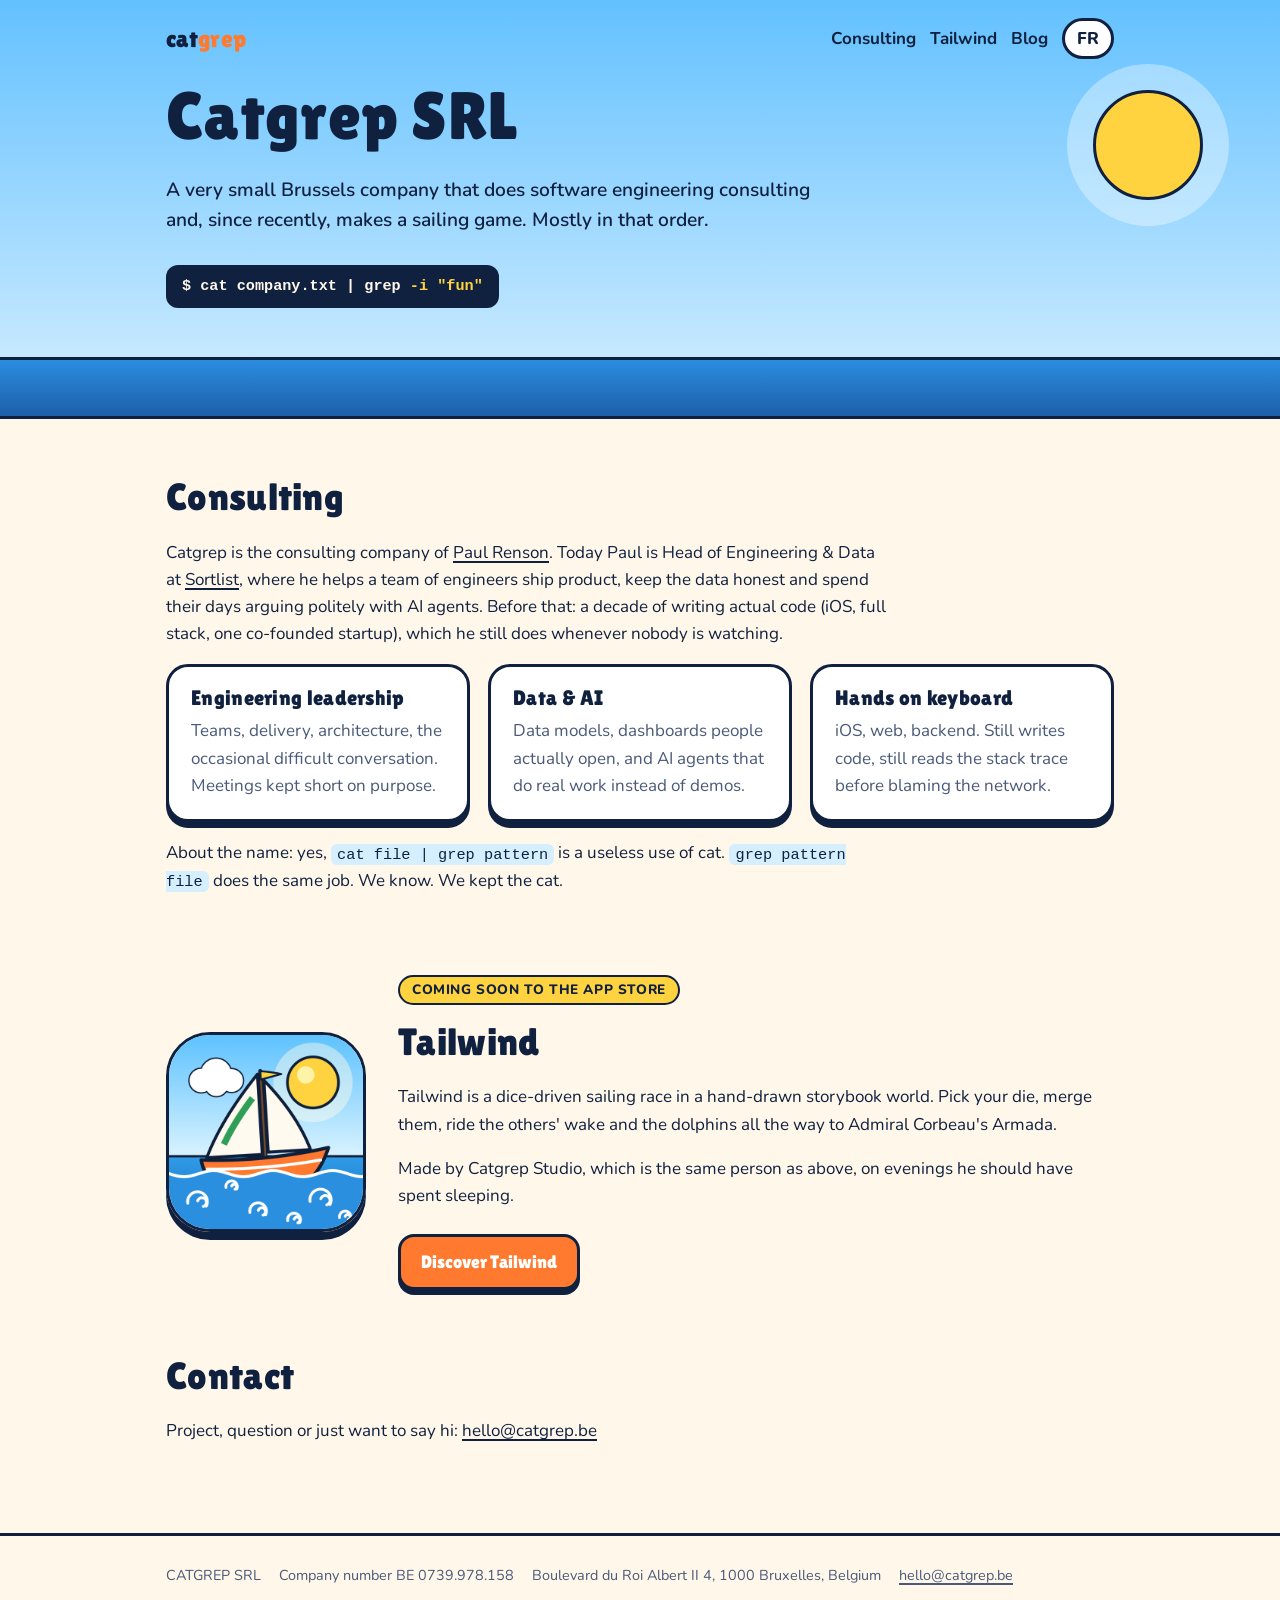
<file: index.html>
<!doctype html>
<html lang="en">
<head>
  <meta charset="utf-8">
  <meta name="viewport" content="width=device-width, initial-scale=1">
  <title>Catgrep SRL</title>
  <meta name="description" content="Catgrep SRL: software engineering consulting in Brussels, and the studio behind Tailwind, a dice-driven sailing race for iPhone.">
  <link rel="apple-touch-icon" href="assets/catgrep-touch-icon.png">
  <link rel="icon" type="image/png" sizes="48x48" href="assets/catgrep-favicon.png">
  <link rel="icon" type="image/png" sizes="192x192" href="assets/catgrep-icon-192.png">
  <meta property="og:type" content="website">
  <meta property="og:url" content="https://catgrep.be/">
  <meta property="og:title" content="Catgrep SRL">
  <meta property="og:description" content="Software engineering consulting in Brussels, and a sailing game called Tailwind.">
  <meta property="og:image" content="https://catgrep.be/assets/og-catgrep.jpg">
  <meta property="og:image:width" content="1200">
  <meta property="og:image:height" content="630">
  <meta name="twitter:card" content="summary_large_image">
  <link rel="preconnect" href="https://fonts.googleapis.com">
  <link rel="preconnect" href="https://fonts.gstatic.com" crossorigin>
  <link href="https://fonts.googleapis.com/css2?family=Lilita+One&family=Nunito:wght@400;600;700;800&display=swap" rel="stylesheet">
  <link rel="stylesheet" href="assets/site.css">
  <script src="assets/lang.js"></script>
</head>
<body>
  <header class="hero">
    <div class="sun" aria-hidden="true"></div>
    <div class="wrap">
      <div class="top">
        <a class="brand" href="./">cat<span>grep</span></a>
        <nav>
          <a href="#consulting"><span class="en">Consulting</span><span class="fr">Conseil</span></a>
          <a href="tailwind/">Tailwind</a>
          <a href="https://renson.me">Blog</a>
          <button class="lang" type="button" aria-label="Language">FR</button>
        </nav>
      </div>
      <h1>Catgrep SRL</h1>
      <p class="lead">
        <span class="en">A very small Brussels company that does software engineering consulting and, since recently, makes a sailing game. Mostly in that order.</span>
        <span class="fr">Une toute petite société bruxelloise qui fait du conseil en ingénierie logicielle et, depuis peu, un jeu de voile. Plutôt dans cet ordre-là.</span>
      </p>
      <div class="terminal">$ cat company.txt | grep <b>-i "fun"</b></div>
    </div>
  </header>

  <main class="wrap">
    <section id="consulting">
      <h2><span class="en">Consulting</span><span class="fr">Conseil</span></h2>
      <p class="prose">
        <span class="en">Catgrep is the consulting company of <a href="https://www.linkedin.com/in/paulrenson/">Paul Renson</a>. Today Paul is Head of Engineering &amp; Data at <a href="https://www.sortlist.com">Sortlist</a>, where he helps a team of engineers ship product, keep the data honest and spend their days arguing politely with AI agents. Before that: a decade of writing actual code (iOS, full stack, one co-founded startup), which he still does whenever nobody is watching.</span>
        <span class="fr">Catgrep, c'est la société de conseil de <a href="https://www.linkedin.com/in/paulrenson/">Paul Renson</a>. Aujourd'hui, Paul est Head of Engineering &amp; Data chez <a href="https://www.sortlist.be">Sortlist</a>, où il aide une équipe d'ingénieurs à livrer du produit, à garder des données honnêtes et à passer leurs journées à discuter poliment avec des agents IA. Avant ça&nbsp;: une dizaine d'années à écrire du vrai code (iOS, full stack, une startup cofondée), ce qu'il fait encore dès que personne ne regarde.</span>
      </p>
      <div class="cards">
        <div class="card">
          <h3><span class="en">Engineering leadership</span><span class="fr">Direction technique</span></h3>
          <p><span class="en">Teams, delivery, architecture, the occasional difficult conversation. Meetings kept short on purpose.</span><span class="fr">Équipes, delivery, architecture, et parfois une conversation difficile. Réunions courtes, exprès.</span></p>
        </div>
        <div class="card">
          <h3><span class="en">Data &amp; AI</span><span class="fr">Data &amp; IA</span></h3>
          <p><span class="en">Data models, dashboards people actually open, and AI agents that do real work instead of demos.</span><span class="fr">Modèles de données, dashboards que les gens ouvrent vraiment, et agents IA qui travaillent pour de vrai, pas juste en démo.</span></p>
        </div>
        <div class="card">
          <h3><span class="en">Hands on keyboard</span><span class="fr">Les mains dans le code</span></h3>
          <p><span class="en">iOS, web, backend. Still writes code, still reads the stack trace before blaming the network.</span><span class="fr">iOS, web, backend. Écrit toujours du code, lit toujours la stack trace avant d'accuser le réseau.</span></p>
        </div>
      </div>
      <p class="prose">
        <span class="en">About the name: yes, <code>cat file | grep pattern</code> is a useless use of cat. <code>grep pattern file</code> does the same job. We know. We kept the cat.</span>
        <span class="fr">Pour le nom&nbsp;: oui, <code>cat fichier | grep motif</code> est un usage inutile de cat. <code>grep motif fichier</code> fait la même chose. On sait. On a gardé le chat.</span>
      </p>
    </section>

    <section id="tailwind">
      <div class="split">
        <img src="assets/tailwind-icon.png" alt="Tailwind app icon" width="512" height="512">
        <div>
          <span class="pill"><span class="en">Coming soon to the App Store</span><span class="fr">Bientôt sur l'App Store</span></span>
          <h2 style="margin-top:.4em">Tailwind</h2>
          <p>
            <span class="en">Tailwind is a dice-driven sailing race in a hand-drawn storybook world. Pick your die, merge them, ride the others' wake and the dolphins all the way to Admiral Corbeau's Armada.</span>
            <span class="fr">Tailwind est une course de voiliers aux dés, façon carnet de bord dessiné à la main. Choisis ton dé, fusionne-les, prends le sillage des autres et file avec les dauphins jusqu'à l'Armada de l'Amiral Corbeau.</span>
          </p>
          <p>
            <span class="en">Made by Catgrep Studio, which is the same person as above, on evenings he should have spent sleeping.</span>
            <span class="fr">Fait par Catgrep Studio, c'est-à-dire la même personne qu'au-dessus, les soirs où il aurait dû dormir.</span>
          </p>
          <a class="btn" href="tailwind/"><span class="en">Discover Tailwind</span><span class="fr">Découvrir Tailwind</span></a>
        </div>
      </div>
    </section>

    <section id="contact">
      <h2>Contact</h2>
      <p>
        <span class="en">Project, question or just want to say hi: </span><span class="fr">Un projet, une question ou juste envie de dire bonjour&nbsp;: </span><a href="mailto:hello@catgrep.be">hello@catgrep.be</a>
      </p>
    </section>
  </main>

  <footer>
    <div class="wrap legal">
      <span>CATGREP SRL</span>
      <span><span class="en">Company number</span><span class="fr">BCE / TVA</span> BE 0739.978.158</span>
      <span>Boulevard du Roi Albert II 4, 1000 Bruxelles, <span class="en">Belgium</span><span class="fr">Belgique</span></span>
      <a href="mailto:hello@catgrep.be">hello@catgrep.be</a>
    </div>
  </footer>
</body>
</html>
</file>
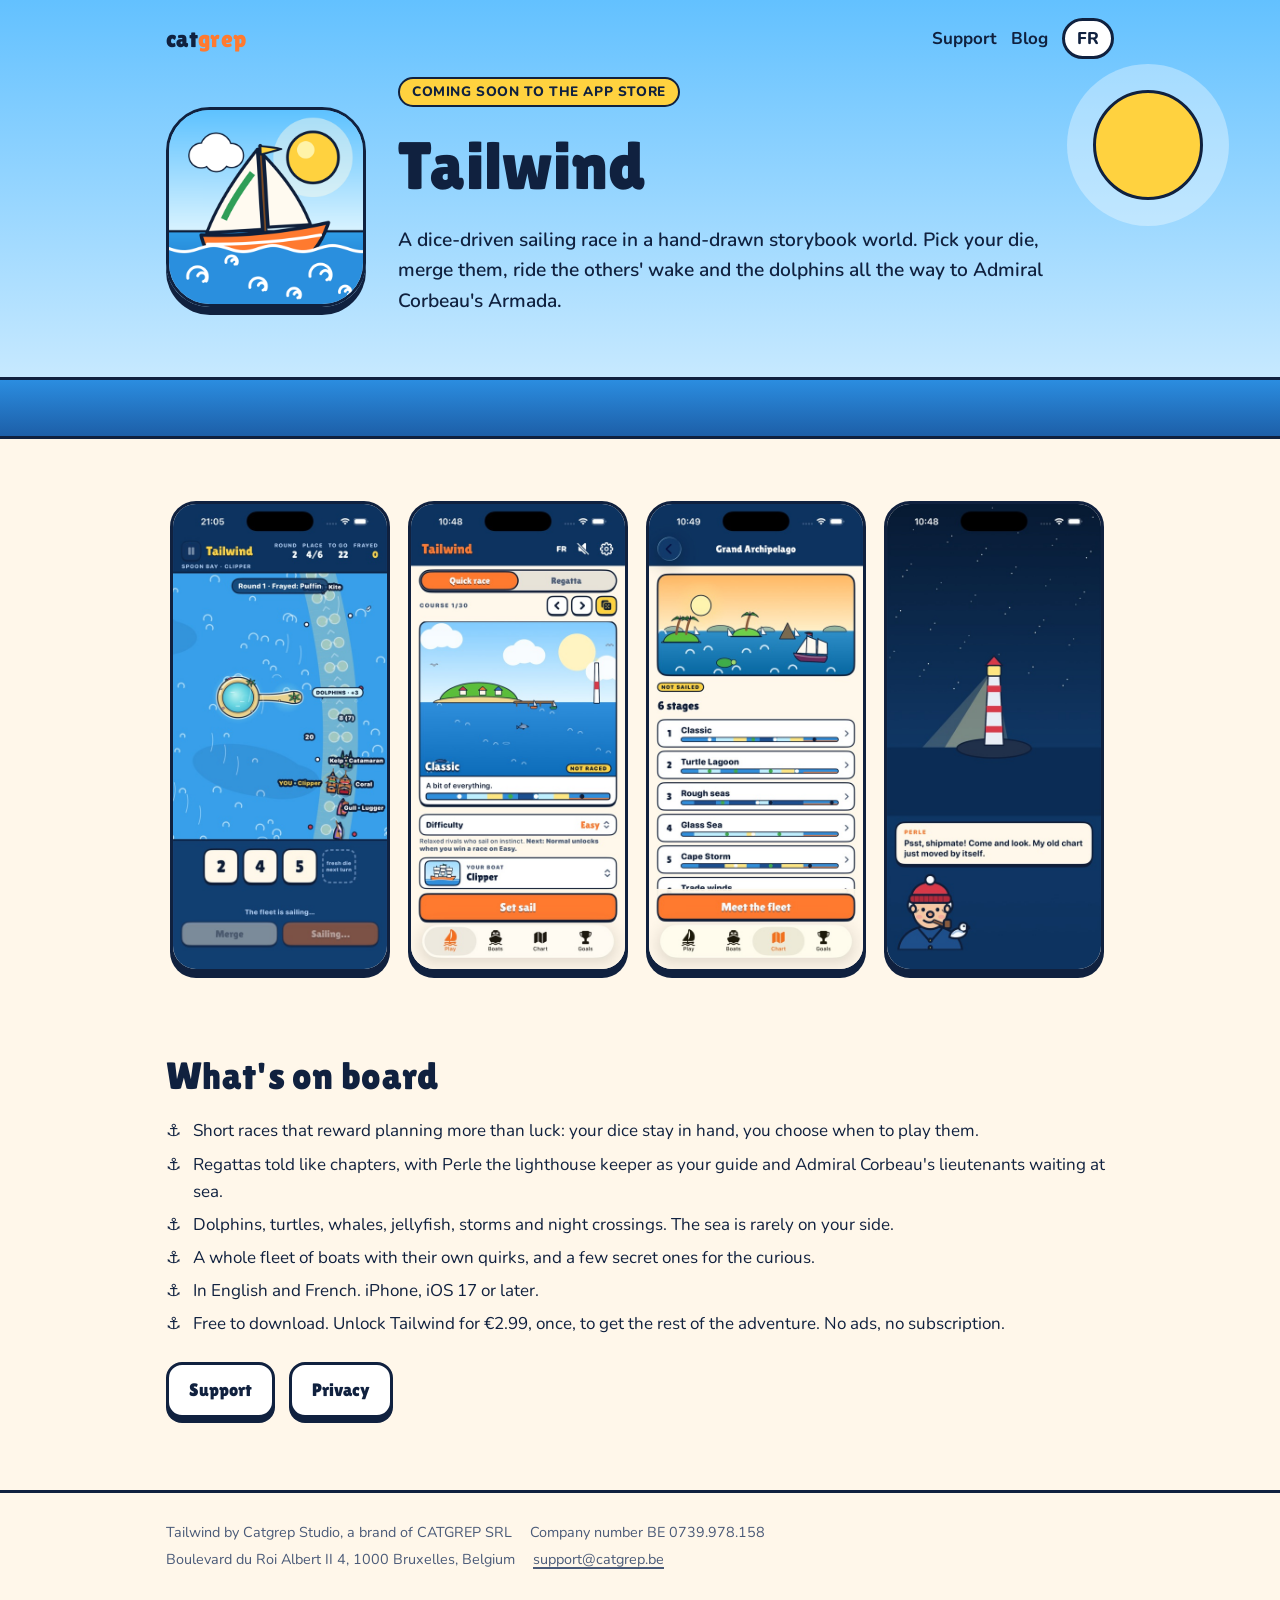
<file: tailwind/index.html>
<!doctype html>
<html lang="en">
<head>
  <meta charset="utf-8">
  <meta name="viewport" content="width=device-width, initial-scale=1">
  <title>Tailwind</title>
  <meta name="description" content="Tailwind, a dice-driven sailing race in a hand-drawn storybook world, for iPhone. By Catgrep Studio.">
  <link rel="apple-touch-icon" href="../assets/apple-touch-icon.png">
  <link rel="icon" type="image/png" href="../assets/apple-touch-icon.png">
  <meta property="og:type" content="website">
  <meta property="og:url" content="https://catgrep.be/tailwind/">
  <meta property="og:title" content="Tailwind">
  <meta property="og:description" content="A dice-driven sailing race in a hand-drawn storybook world. Coming soon to the App Store.">
  <meta property="og:image" content="https://catgrep.be/assets/tailwind-icon.png">
  <meta name="twitter:card" content="summary">
  <link rel="preconnect" href="https://fonts.googleapis.com">
  <link rel="preconnect" href="https://fonts.gstatic.com" crossorigin>
  <link href="https://fonts.googleapis.com/css2?family=Lilita+One&family=Nunito:wght@400;600;700;800&display=swap" rel="stylesheet">
  <link rel="stylesheet" href="../assets/site.css">
  <script src="../assets/lang.js"></script>
</head>
<body>
  <header class="hero">
    <div class="sun" aria-hidden="true"></div>
    <div class="wrap">
      <div class="top">
        <a class="brand" href="../">cat<span>grep</span></a>
        <nav>
          <a href="support/">Support</a>
          <a href="https://renson.me">Blog</a>
          <button class="lang" type="button" aria-label="Language">FR</button>
        </nav>
      </div>
      <div class="split">
        <img src="../assets/tailwind-icon.png" alt="Tailwind app icon" width="512" height="512">
        <div>
          <span class="pill"><span class="en">Coming soon to the App Store</span><span class="fr">Bientôt sur l'App Store</span></span>
          <h1 style="margin-top:.3em">Tailwind</h1>
          <p class="lead">
            <span class="en">A dice-driven sailing race in a hand-drawn storybook world. Pick your die, merge them, ride the others' wake and the dolphins all the way to Admiral Corbeau's Armada.</span>
            <span class="fr">Une course de voiliers aux dés, façon carnet de bord dessiné à la main. Choisis ton dé, fusionne-les, prends le sillage des autres et file avec les dauphins jusqu'à l'Armada de l'Amiral Corbeau.</span>
          </p>
        </div>
      </div>
    </div>
  </header>

  <main class="wrap">
    <section>
      <div class="shots">
        <img class="fr" src="../assets/race-fr.jpg" alt="Une course au Lagon des tortues" loading="lazy">
        <img class="en" src="../assets/race-en.jpg" alt="A race in Spoon Bay" loading="lazy">
        <img class="fr" src="../assets/harbor-fr.jpg" alt="Le port, menu principal" loading="lazy">
        <img class="en" src="../assets/harbor-en.jpg" alt="The harbor, main menu" loading="lazy">
        <img class="fr" src="../assets/regatta-fr.jpg" alt="La régate du Grand Archipel" loading="lazy">
        <img class="en" src="../assets/regatta-en.jpg" alt="The Grand Archipelago regatta" loading="lazy">
        <img class="fr" src="../assets/discovery-fr.jpg" alt="Perle et le phare" loading="lazy">
        <img class="en" src="../assets/discovery-en.jpg" alt="Perle and the lighthouse" loading="lazy">
      </div>
    </section>

    <section>
      <h2><span class="en">What's on board</span><span class="fr">À bord</span></h2>
      <ul class="ticks">
        <li><span class="en">Short races that reward planning more than luck: your dice stay in hand, you choose when to play them.</span><span class="fr">Des courses courtes où la stratégie compte plus que la chance&nbsp;: tes dés restent en main, c'est toi qui choisis quand les jouer.</span></li>
        <li><span class="en">Regattas told like chapters, with Perle the lighthouse keeper as your guide and Admiral Corbeau's lieutenants waiting at sea.</span><span class="fr">Des régates racontées comme des chapitres, avec Perle la gardienne de phare pour guide et les lieutenants de l'Amiral Corbeau qui t'attendent au large.</span></li>
        <li><span class="en">Dolphins, turtles, whales, jellyfish, storms and night crossings. The sea is rarely on your side.</span><span class="fr">Dauphins, tortues, baleines, méduses, tempêtes et traversées de nuit. La mer est rarement de ton côté.</span></li>
        <li><span class="en">A whole fleet of boats with their own quirks, and a few secret ones for the curious.</span><span class="fr">Toute une flotte de bateaux avec leur caractère, et quelques secrets pour les curieux.</span></li>
        <li><span class="en">In English and French. iPhone, iOS 17 or later.</span><span class="fr">En français et en anglais. iPhone, iOS 17 ou plus récent.</span></li>
        <li><span class="en">Free to download. Unlock Tailwind for €2.99, once, to get the rest of the adventure. No ads, no subscription.</span><span class="fr">Gratuit à télécharger. Débloque Tailwind pour 2,99 €, une seule fois, et profite du reste de l'aventure. Pas de pub, pas d'abonnement.</span></li>
      </ul>
      <a class="btn ghost" href="support/">Support</a>
      <a class="btn ghost" href="privacy/"><span class="en">Privacy</span><span class="fr">Confidentialité</span></a>
    </section>
  </main>

  <footer>
    <div class="wrap legal">
      <span><span class="en">Tailwind by Catgrep Studio, a brand of</span><span class="fr">Tailwind par Catgrep Studio, une marque de</span> CATGREP SRL</span>
      <span><span class="en">Company number</span><span class="fr">BCE / TVA</span> BE 0739.978.158</span>
      <span>Boulevard du Roi Albert II 4, 1000 Bruxelles, <span class="en">Belgium</span><span class="fr">Belgique</span></span>
      <a href="mailto:support@catgrep.be">support@catgrep.be</a>
    </div>
  </footer>
</body>
</html>
</file>
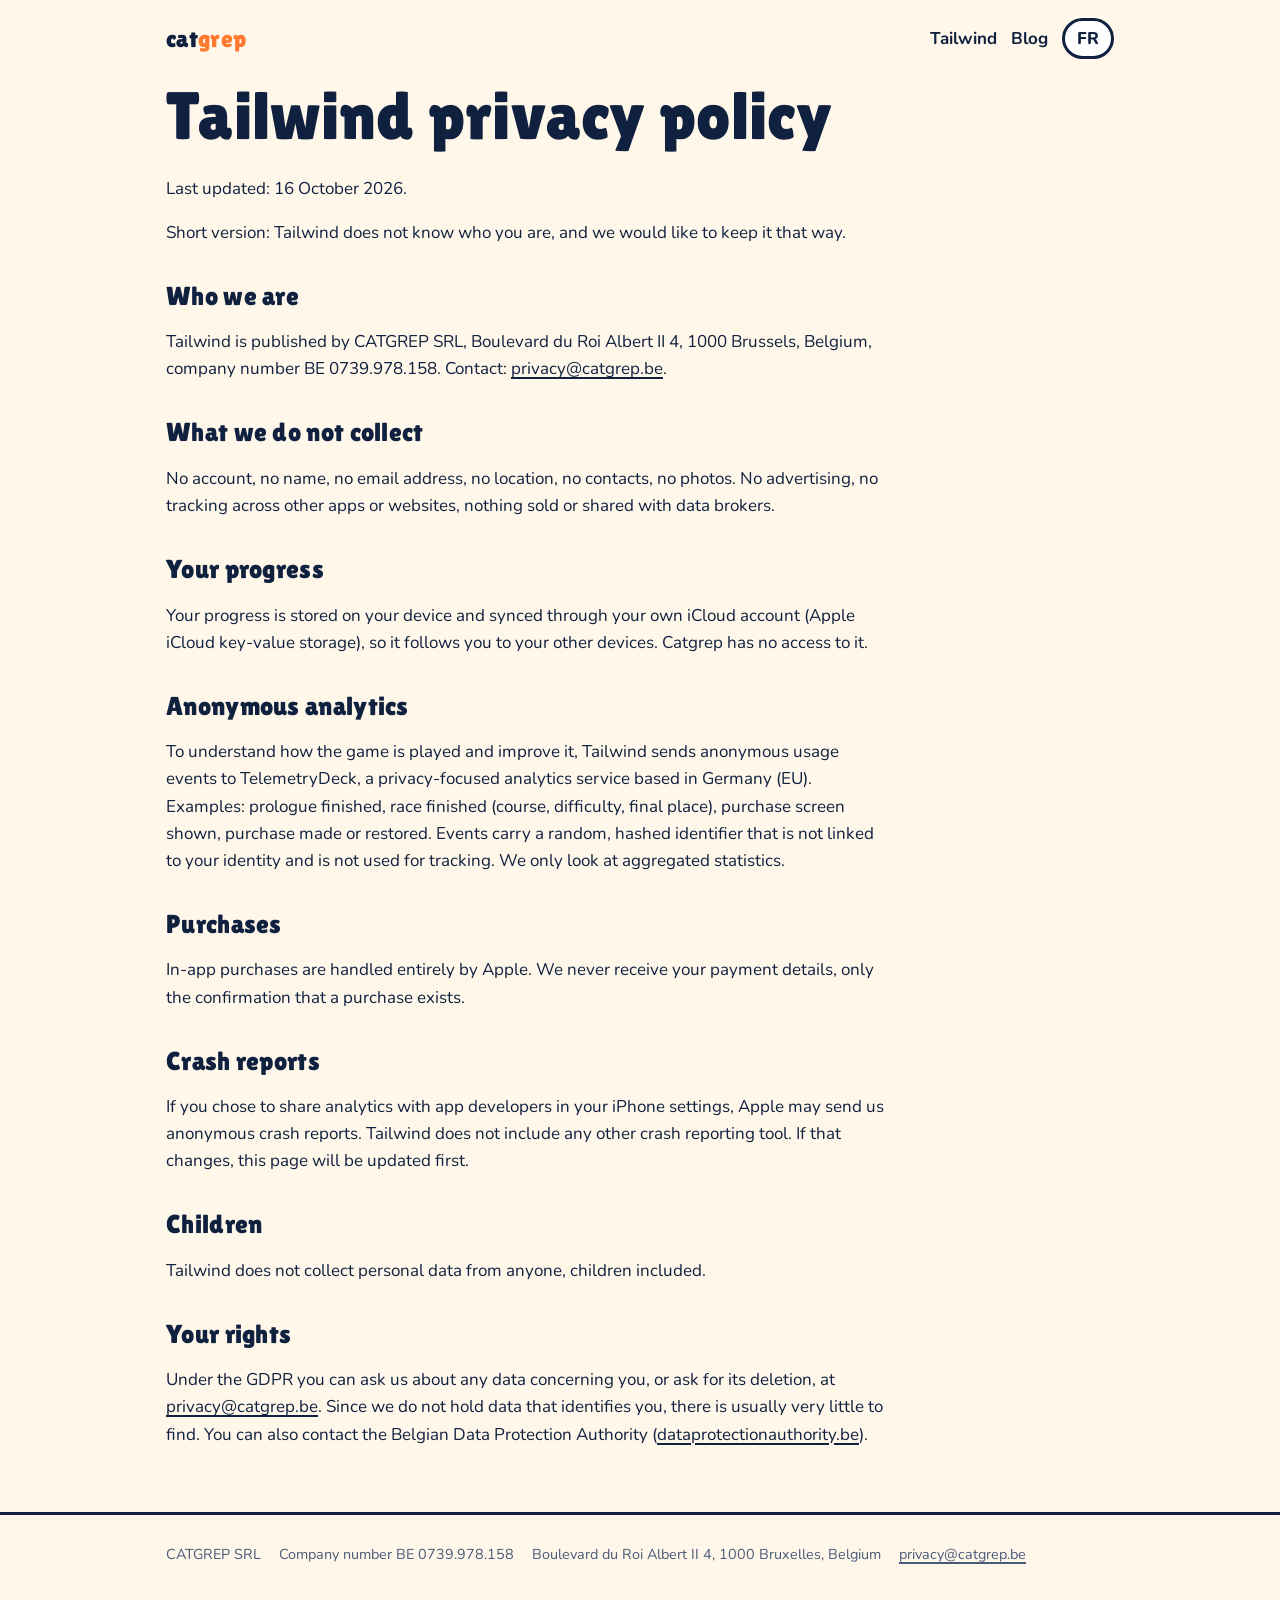
<file: tailwind/privacy/index.html>
<!doctype html>
<html lang="en">
<head>
  <meta charset="utf-8">
  <meta name="viewport" content="width=device-width, initial-scale=1">
  <title>Tailwind Privacy</title>
  <meta name="description" content="Privacy policy of Tailwind, the sailing race game by Catgrep Studio.">
  <link rel="apple-touch-icon" href="../../assets/apple-touch-icon.png">
  <link rel="icon" type="image/png" href="../../assets/apple-touch-icon.png">
  <link rel="preconnect" href="https://fonts.googleapis.com">
  <link rel="preconnect" href="https://fonts.gstatic.com" crossorigin>
  <link href="https://fonts.googleapis.com/css2?family=Lilita+One&family=Nunito:wght@400;600;700;800&display=swap" rel="stylesheet">
  <link rel="stylesheet" href="../../assets/site.css">
  <script src="../../assets/lang.js"></script>
</head>
<body>
  <main class="wrap">
    <div class="top">
      <a class="brand" href="../../">cat<span>grep</span></a>
      <nav>
        <a href="../">Tailwind</a>
        <a href="https://renson.me">Blog</a>
        <button class="lang" type="button" aria-label="Language">FR</button>
      </nav>
    </div>

    <article class="prose en">
      <h1>Tailwind privacy policy</h1>
      <p>Last updated: 16 October 2026.</p>
      <p>Short version: Tailwind does not know who you are, and we would like to keep it that way.</p>

      <h2>Who we are</h2>
      <p>Tailwind is published by CATGREP SRL, Boulevard du Roi Albert II 4, 1000 Brussels, Belgium, company number BE 0739.978.158. Contact: <a href="mailto:privacy@catgrep.be">privacy@catgrep.be</a>.</p>

      <h2>What we do not collect</h2>
      <p>No account, no name, no email address, no location, no contacts, no photos. No advertising, no tracking across other apps or websites, nothing sold or shared with data brokers.</p>

      <h2>Your progress</h2>
      <p>Your progress is stored on your device and synced through your own iCloud account (Apple iCloud key-value storage), so it follows you to your other devices. Catgrep has no access to it.</p>

      <h2>Anonymous analytics</h2>
      <p>To understand how the game is played and improve it, Tailwind sends anonymous usage events to TelemetryDeck, a privacy-focused analytics service based in Germany (EU). Examples: prologue finished, race finished (course, difficulty, final place), purchase screen shown, purchase made or restored. Events carry a random, hashed identifier that is not linked to your identity and is not used for tracking. We only look at aggregated statistics.</p>

      <h2>Purchases</h2>
      <p>In-app purchases are handled entirely by Apple. We never receive your payment details, only the confirmation that a purchase exists.</p>

      <h2>Crash reports</h2>
      <p>If you chose to share analytics with app developers in your iPhone settings, Apple may send us anonymous crash reports. Tailwind does not include any other crash reporting tool. If that changes, this page will be updated first.</p>

      <h2>Children</h2>
      <p>Tailwind does not collect personal data from anyone, children included.</p>

      <h2>Your rights</h2>
      <p>Under the GDPR you can ask us about any data concerning you, or ask for its deletion, at <a href="mailto:privacy@catgrep.be">privacy@catgrep.be</a>. Since we do not hold data that identifies you, there is usually very little to find. You can also contact the Belgian Data Protection Authority (<a href="https://www.dataprotectionauthority.be">dataprotectionauthority.be</a>).</p>
    </article>

    <article class="prose fr">
      <h1>Politique de confidentialité de Tailwind</h1>
      <p>Dernière mise à jour&nbsp;: 16 octobre 2026.</p>
      <p>En bref&nbsp;: Tailwind ne sait pas qui tu es, et on aimerait que ça reste comme ça.</p>

      <h2>Qui sommes-nous</h2>
      <p>Tailwind est édité par CATGREP SRL, Boulevard du Roi Albert II 4, 1000 Bruxelles, Belgique, numéro BCE BE 0739.978.158. Contact&nbsp;: <a href="mailto:privacy@catgrep.be">privacy@catgrep.be</a>.</p>

      <h2>Ce qu'on ne collecte pas</h2>
      <p>Pas de compte, pas de nom, pas d'adresse e-mail, pas de localisation, pas de contacts, pas de photos. Pas de publicité, pas de pistage entre apps ou sites, rien de vendu ni partagé avec des courtiers en données.</p>

      <h2>Ta progression</h2>
      <p>Ta progression est enregistrée sur ton appareil et synchronisée via ton propre compte iCloud (stockage clé-valeur iCloud d'Apple), pour te suivre sur tes autres appareils. Catgrep n'y a pas accès.</p>

      <h2>Statistiques anonymes</h2>
      <p>Pour comprendre comment le jeu est joué et l'améliorer, Tailwind envoie des événements d'usage anonymes à TelemetryDeck, un service d'analytique respectueux de la vie privée basé en Allemagne (UE). Exemples&nbsp;: prologue terminé, course terminée (parcours, difficulté, place), écran d'achat affiché, achat effectué ou restauré. Ces événements portent un identifiant aléatoire et haché, qui n'est pas lié à ton identité et ne sert pas au pistage. On ne regarde que des statistiques agrégées.</p>

      <h2>Achats</h2>
      <p>Les achats intégrés sont entièrement traités par Apple. On ne reçoit jamais tes données de paiement, seulement la confirmation que l'achat existe.</p>

      <h2>Rapports de plantage</h2>
      <p>Si tu as accepté de partager tes analyses avec les développeurs dans les réglages de ton iPhone, Apple peut nous transmettre des rapports de plantage anonymes. Tailwind n'intègre aucun autre outil de suivi des plantages. Si ça change, cette page sera mise à jour avant.</p>

      <h2>Enfants</h2>
      <p>Tailwind ne collecte de données personnelles chez personne, enfants compris.</p>

      <h2>Tes droits</h2>
      <p>Selon le RGPD, tu peux nous interroger sur les données te concernant, ou demander leur suppression, à <a href="mailto:privacy@catgrep.be">privacy@catgrep.be</a>. Comme on ne détient pas de données qui t'identifient, il y a en général très peu à trouver. Tu peux aussi contacter l'Autorité de protection des données (<a href="https://www.autoriteprotectiondonnees.be">autoriteprotectiondonnees.be</a>).</p>
    </article>
  </main>

  <footer>
    <div class="wrap legal">
      <span>CATGREP SRL</span>
      <span><span class="en">Company number</span><span class="fr">BCE / TVA</span> BE 0739.978.158</span>
      <span>Boulevard du Roi Albert II 4, 1000 Bruxelles, <span class="en">Belgium</span><span class="fr">Belgique</span></span>
      <a href="mailto:privacy@catgrep.be">privacy@catgrep.be</a>
    </div>
  </footer>
</body>
</html>
</file>
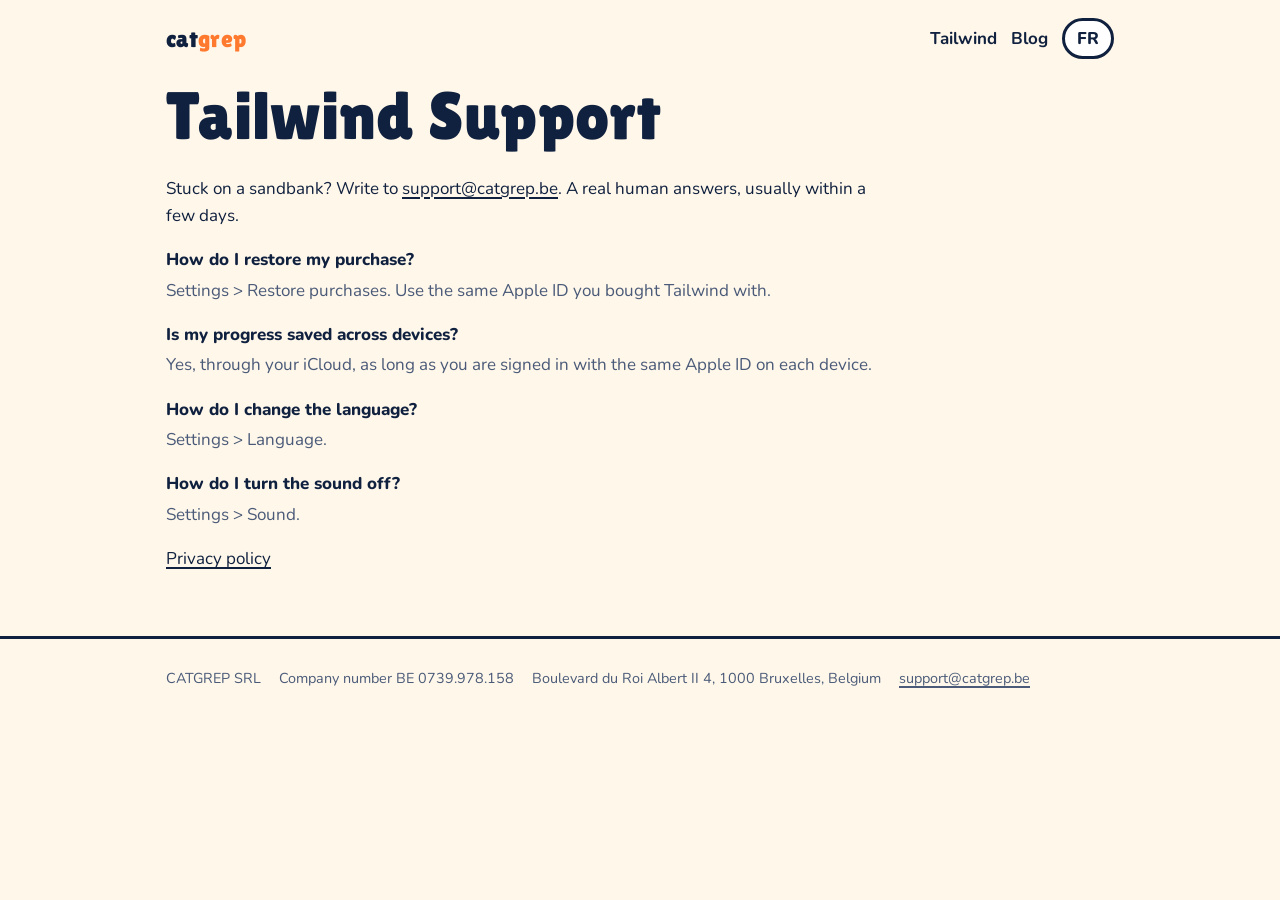
<file: tailwind/support/index.html>
<!doctype html>
<html lang="en">
<head>
  <meta charset="utf-8">
  <meta name="viewport" content="width=device-width, initial-scale=1">
  <title>Tailwind Support</title>
  <meta name="description" content="Help and contact for Tailwind, the sailing race game by Catgrep Studio.">
  <link rel="apple-touch-icon" href="../../assets/apple-touch-icon.png">
  <link rel="icon" type="image/png" href="../../assets/apple-touch-icon.png">
  <link rel="preconnect" href="https://fonts.googleapis.com">
  <link rel="preconnect" href="https://fonts.gstatic.com" crossorigin>
  <link href="https://fonts.googleapis.com/css2?family=Lilita+One&family=Nunito:wght@400;600;700;800&display=swap" rel="stylesheet">
  <link rel="stylesheet" href="../../assets/site.css">
  <script src="../../assets/lang.js"></script>
</head>
<body>
  <main class="wrap">
    <div class="top">
      <a class="brand" href="../../">cat<span>grep</span></a>
      <nav>
        <a href="../">Tailwind</a>
        <a href="https://renson.me">Blog</a>
        <button class="lang" type="button" aria-label="Language">FR</button>
      </nav>
    </div>
    <div class="prose">
      <h1><span class="en">Tailwind Support</span><span class="fr">Aide Tailwind</span></h1>
      <p>
        <span class="en">Stuck on a sandbank? Write to </span><span class="fr">Échoué sur un banc de sable&nbsp;? Écris à </span><a href="mailto:support@catgrep.be">support@catgrep.be</a><span class="en">. A real human answers, usually within a few days.</span><span class="fr">. Un vrai humain répond, en général en quelques jours.</span>
      </p>
      <dl class="faq">
        <dt><span class="en">How do I restore my purchase?</span><span class="fr">Comment restaurer mon achat&nbsp;?</span></dt>
        <dd><span class="en">Settings &gt; Restore purchases. Use the same Apple ID you bought Tailwind with.</span><span class="fr">Réglages &gt; Restaurer mes achats. Utilise le même identifiant Apple que pour ton achat dans Tailwind.</span></dd>
        <dt><span class="en">Is my progress saved across devices?</span><span class="fr">Ma progression est-elle synchronisée entre mes appareils&nbsp;?</span></dt>
        <dd><span class="en">Yes, through your iCloud, as long as you are signed in with the same Apple ID on each device.</span><span class="fr">Oui, via ton iCloud, tant que tu utilises le même identifiant Apple sur chaque appareil.</span></dd>
        <dt><span class="en">How do I change the language?</span><span class="fr">Comment changer de langue&nbsp;?</span></dt>
        <dd><span class="en">Settings &gt; Language.</span><span class="fr">Réglages &gt; Langue.</span></dd>
        <dt><span class="en">How do I turn the sound off?</span><span class="fr">Comment couper le son&nbsp;?</span></dt>
        <dd><span class="en">Settings &gt; Sound.</span><span class="fr">Réglages &gt; Son.</span></dd>
      </dl>
      <p><a href="../privacy/"><span class="en">Privacy policy</span><span class="fr">Politique de confidentialité</span></a></p>
    </div>
  </main>

  <footer>
    <div class="wrap legal">
      <span>CATGREP SRL</span>
      <span><span class="en">Company number</span><span class="fr">BCE / TVA</span> BE 0739.978.158</span>
      <span>Boulevard du Roi Albert II 4, 1000 Bruxelles, <span class="en">Belgium</span><span class="fr">Belgique</span></span>
      <a href="mailto:support@catgrep.be">support@catgrep.be</a>
    </div>
  </footer>
</body>
</html>
</file>
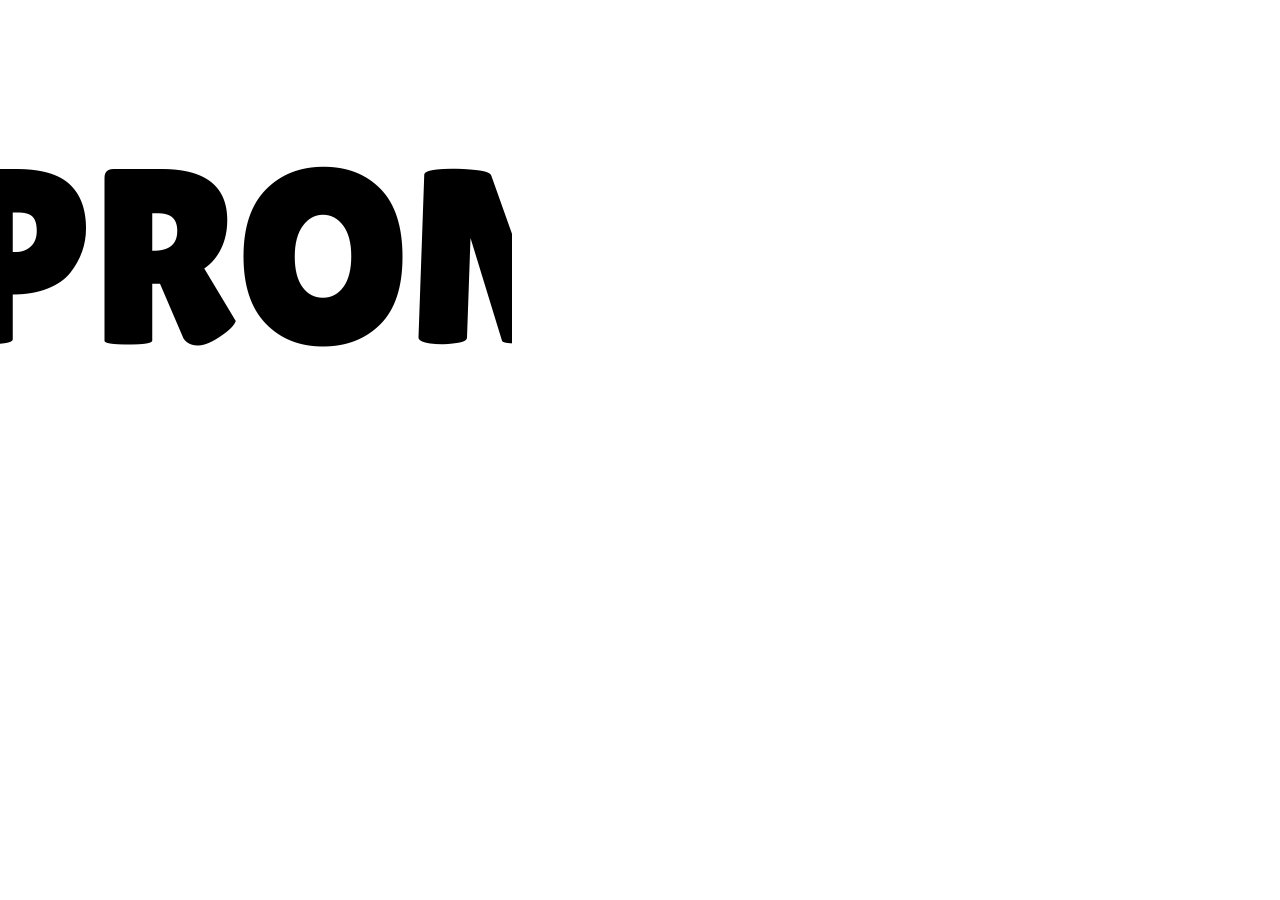
<file: design/logo.html>
<!doctype html>
<html><head><meta charset="utf-8">
<link href="https://fonts.googleapis.com/css2?family=Lilita+One&family=JetBrains+Mono:wght@800&display=swap" rel="stylesheet">
<style>
  html,body{margin:0;background:transparent}
  .logo{width:512px;height:512px;box-sizing:border-box;border-radius:112px;display:flex;align-items:center;justify-content:center;
    font-family:"Lilita One",sans-serif;font-size:250px;line-height:1;letter-spacing:-4px;position:relative;overflow:hidden}
  .pipe{display:inline-block;width:30px;height:250px;border-radius:15px;margin:0 22px;transform:translateY(6px) rotate(8deg)}
  /* A: navy terminal */
  .a{background:#10213f;color:#fff7ea;border:14px solid #10213f}
  .a .pipe{background:#ff7a2f}
  .a .g{color:#ffd23f}
  /* B: sky + sea, like the hero */
  .b{background:linear-gradient(#63c1ff 0 62%,#2b8de0 62% 100%);color:#10213f;border:14px solid #10213f}
  .b .pipe{background:#ff7a2f;box-shadow:0 0 0 6px #10213f}
  .b .g{color:#fff7ea;-webkit-text-stroke:10px #10213f;paint-order:stroke fill}
  .b .c{color:#fff7ea;-webkit-text-stroke:10px #10213f;paint-order:stroke fill}
  /* C: cream with prompt */
  .c3{background:#fff7ea;color:#10213f;border:14px solid #10213f;box-shadow:inset 0 -26px 0 #ffd23f}
  .c3 .pipe{background:#ff7a2f}
  .c3 .prompt{position:absolute;left:48px;top:40px;font:800 64px "JetBrains Mono",monospace;color:#ff7a2f;letter-spacing:0}
</style></head>
<body>
<div class="logo VARIANT"><span class="c">C</span><span class="pipe"></span><span class="g">G</span><span class="prompt">PROMPT</span></div>
</body></html>
</file>
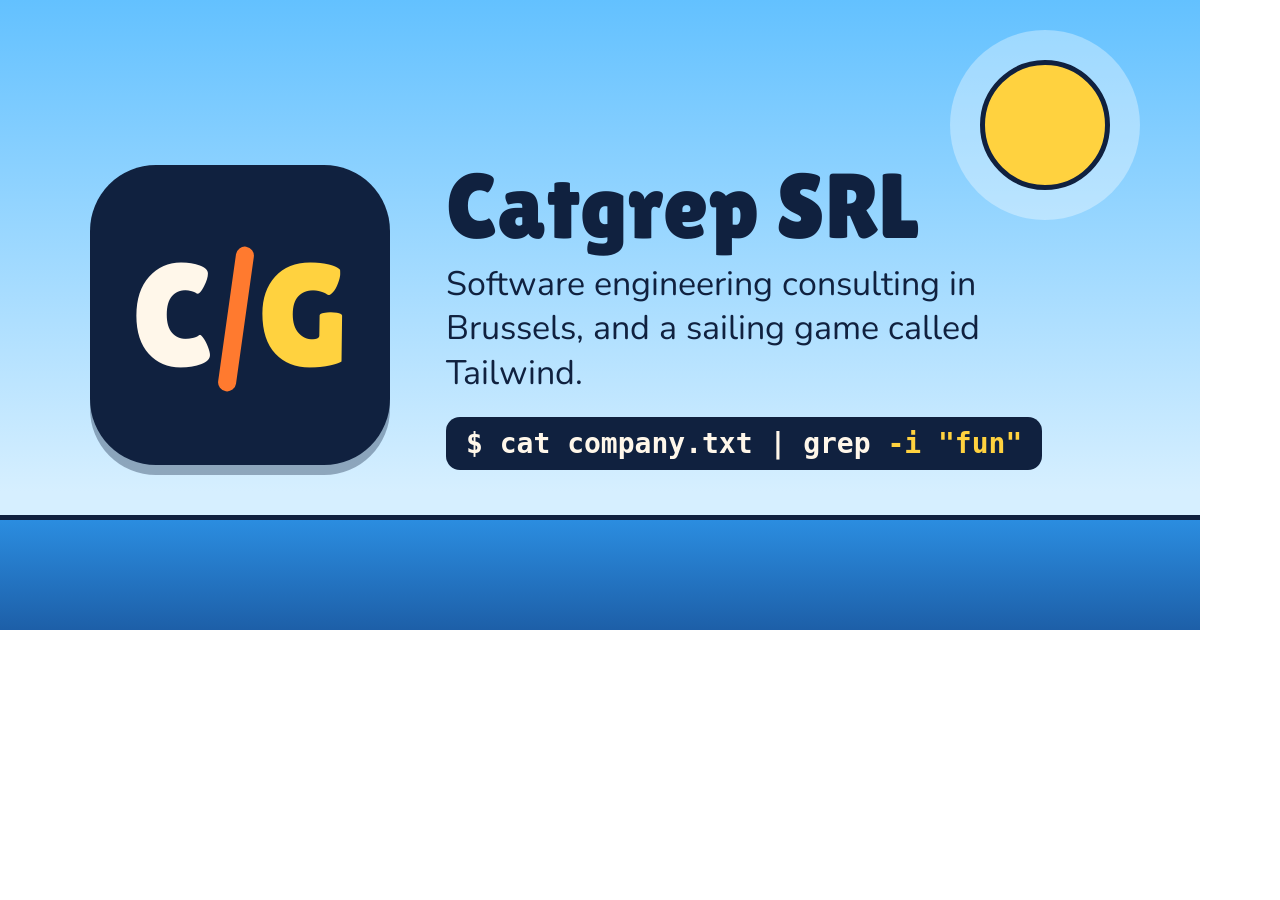
<file: design/og.html>
<!doctype html>
<html><head><meta charset="utf-8">
<link href="https://fonts.googleapis.com/css2?family=Lilita+One&family=Nunito:wght@700&display=swap" rel="stylesheet">
<style>
  html,body{margin:0}
  .og{width:1200px;height:630px;position:relative;overflow:hidden;display:flex;align-items:center;gap:56px;padding:0 90px;box-sizing:border-box;
    background:linear-gradient(#63c1ff 0%,#d6efff 78%);font-family:"Nunito",sans-serif;color:#10213f}
  .og::after{content:"";position:absolute;left:0;right:0;bottom:0;height:110px;background:linear-gradient(#2b8de0,#1d5fa8);border-top:5px solid #10213f}
  .sun{position:absolute;right:90px;top:60px;width:120px;height:120px;border-radius:50%;background:#ffd23f;border:5px solid #10213f;box-shadow:0 0 0 30px rgba(255,255,255,.35)}
  .logo{position:relative;z-index:1;width:300px;height:300px;flex:none;border-radius:66px;background:#10213f;display:flex;align-items:center;justify-content:center;
    font-family:"Lilita One";font-size:146px;line-height:1;color:#fff7ea;box-shadow:0 10px 0 rgba(16,33,63,.35)}
  .pipe{display:inline-block;width:18px;height:146px;border-radius:9px;margin:0 13px;background:#ff7a2f;transform:translateY(4px) rotate(8deg)}
  .g{color:#ffd23f}
  .txt{position:relative;z-index:1}
  h1{font-family:"Lilita One";font-weight:400;font-size:92px;margin:0 0 10px;line-height:1}
  p{font-size:34px;margin:0 0 22px;max-width:640px;line-height:1.3}
  .term{display:inline-block;background:#10213f;color:#fff7ea;border-radius:14px;padding:10px 20px;font:700 28px ui-monospace,Menlo,monospace}
  .term b{color:#ffd23f}
</style></head>
<body><div class="og"><div class="sun"></div>
  <div class="logo"><span>C</span><span class="pipe"></span><span class="g">G</span></div>
  <div class="txt"><h1>Catgrep SRL</h1><p>Software engineering consulting in Brussels, and a sailing game called Tailwind.</p><div class="term">$ cat company.txt | grep <b>-i "fun"</b></div></div>
</div></body></html>
</file>
<file: assets/site.css>
:root {
  --sky: #63c1ff;
  --sky-soft: #d6efff;
  --sea: #2b8de0;
  --sea-deep: #1d5fa8;
  --navy: #10213f;
  --cream: #fff7ea;
  --paper: #ffffff;
  --sun: #ffd23f;
  --coral: #ff7a2f;
  --kelp: #2f9f57;
  --muted: #4a5a78;
  --line: 3px solid var(--navy);
  --radius: 22px;
}

@media (prefers-color-scheme: dark) {
  :root:not([data-theme="light"]), :root[data-theme="dark"] {
    --cream: #0d1a33;
    --paper: #15264a;
    --navy: #f3ead8;
    --muted: #b6c2da;
    --sky-soft: #1b3561;
  }
}

* { box-sizing: border-box; }

html { -webkit-text-size-adjust: 100%; }

body {
  margin: 0;
  background: var(--cream);
  color: var(--navy);
  font: 17px/1.6 "Nunito", system-ui, -apple-system, "Segoe UI", sans-serif;
}

html[lang="fr"] .en, html[lang="en"] .fr { display: none !important; }

a { color: inherit; text-decoration-thickness: 2px; text-underline-offset: 3px; }
a:hover { color: var(--coral); }

h1, h2, h3, .brand { font-family: "Lilita One", "Nunito", sans-serif; font-weight: 400; line-height: 1.15; letter-spacing: .3px; }
h1 { font-size: clamp(2.4rem, 7vw, 4.2rem); margin: 0 0 .3em; }
h2 { font-size: clamp(1.7rem, 4.5vw, 2.4rem); margin: 0 0 .5em; }
h3 { font-size: 1.3rem; margin: 0 0 .3em; }

code {
  font-family: ui-monospace, "SF Mono", Menlo, monospace;
  font-size: .9em;
  background: var(--sky-soft);
  padding: .1em .4em;
  border-radius: 6px;
}

.wrap { max-width: 980px; margin: 0 auto; padding: 0 16px; }

.top {
  display: flex; align-items: center; justify-content: space-between; gap: 12px;
  padding: 18px 0;
}
.brand { font-size: 1.5rem; text-decoration: none; }
.brand span { color: var(--coral); }
.top nav { display: flex; align-items: center; gap: 14px; font-weight: 700; }
.top nav a { text-decoration: none; }

.lang {
  font: inherit; font-weight: 800; color: var(--navy);
  background: var(--paper); border: var(--line); border-radius: 999px;
  padding: 4px 12px; cursor: pointer;
}

.hero {
  position: relative; overflow: hidden;
  background: linear-gradient(#63c1ff 0%, #d6efff 100%);
  color: #10213f;
  border-bottom: 3px solid #10213f;
}
.hero::after {
  content: ""; position: absolute; left: 0; right: 0; bottom: 0; height: 56px;
  background: linear-gradient(#2b8de0, #1d5fa8); border-top: 3px solid #10213f;
}
.hero a, .hero .brand { color: #10213f; }
.hero .lang { background: #fff; color: #10213f; border-color: #10213f; }
.hero .wrap { position: relative; z-index: 1; padding-top: 0; padding-bottom: 100px; }
.hero p.lead { font-size: 1.2rem; max-width: 34em; font-weight: 600; }
.hero .sun {
  position: absolute; right: 6%; top: 90px; width: 110px; height: 110px; border-radius: 50%;
  background: var(--sun); border: 3px solid #10213f; box-shadow: 0 0 0 26px rgba(255, 255, 255, .35);
}
.hero .terminal {
  display: inline-block; margin-top: 10px;
  background: #10213f; color: #fff7ea; border-radius: 12px; padding: 10px 16px;
  font: 600 .95rem/1.5 ui-monospace, "SF Mono", Menlo, monospace;
  max-width: 100%; overflow-x: auto; white-space: nowrap;
}
.hero .terminal b { color: var(--sun); font-weight: 600; }

section { padding: 56px 0 8px; }

.cards { display: grid; grid-template-columns: repeat(auto-fit, minmax(240px, 1fr)); gap: 18px; }
.card {
  background: var(--paper); border: var(--line); border-radius: var(--radius);
  padding: 20px 22px; box-shadow: 0 6px 0 var(--navy);
}
.card p { margin: 0; color: var(--muted); }

.split { display: grid; grid-template-columns: 200px 1fr; gap: 32px; align-items: center; }
.split img { width: 100%; height: auto; border-radius: 44px; border: var(--line); box-shadow: 0 8px 0 var(--navy); }

.btn {
  display: inline-block; text-decoration: none; font-family: "Lilita One", sans-serif; font-size: 1.15rem;
  background: var(--coral); color: #fff; border: 3px solid #10213f; border-radius: 16px;
  padding: 10px 20px; box-shadow: 0 5px 0 #10213f; margin: 8px 10px 0 0;
}
.btn:hover { color: #fff; transform: translateY(2px); box-shadow: 0 3px 0 #10213f; }
.btn.ghost { background: var(--paper); color: var(--navy); }
.btn.ghost:hover { color: var(--navy); }

.pill {
  display: inline-block; font-weight: 800; font-size: .85rem; text-transform: uppercase; letter-spacing: .6px;
  background: var(--sun); color: #10213f; border: 2px solid #10213f; border-radius: 999px; padding: 2px 12px;
}

ul.ticks { padding: 0; list-style: none; }
ul.ticks li { padding-left: 1.6em; position: relative; margin: .35em 0; }
ul.ticks li::before { content: "⚓"; position: absolute; left: 0; }

.prose { max-width: 720px; }
.prose h2 { margin-top: 1.4em; font-size: 1.6rem; }

footer {
  margin-top: 64px; padding: 28px 0 40px; border-top: var(--line);
  font-size: .9rem; color: var(--muted);
}
footer .legal { display: flex; flex-wrap: wrap; gap: 4px 18px; }

@media (max-width: 640px) {
  .split { grid-template-columns: 1fr; }
  .split img { width: 140px; border-radius: 32px; }
  .hero .sun { width: 70px; height: 70px; top: 74px; box-shadow: 0 0 0 16px rgba(255, 255, 255, .35); }
  .hero .wrap { padding-top: 0; padding-bottom: 90px; }
  .top nav { gap: 10px; }
}

.shots {
  display: grid; grid-auto-flow: column; grid-auto-columns: minmax(180px, 220px); gap: 18px;
  overflow-x: auto; padding: 6px 4px 18px; scroll-snap-type: x mandatory;
}
.shots img {
  width: 100%; height: auto; border: var(--line); border-radius: 26px; scroll-snap-align: start;
  box-shadow: 0 6px 0 var(--navy); background: var(--paper);
}
.faq dt { font-weight: 800; margin-top: 1em; }
.faq dd { margin: .2em 0 0; color: var(--muted); }
</file>
